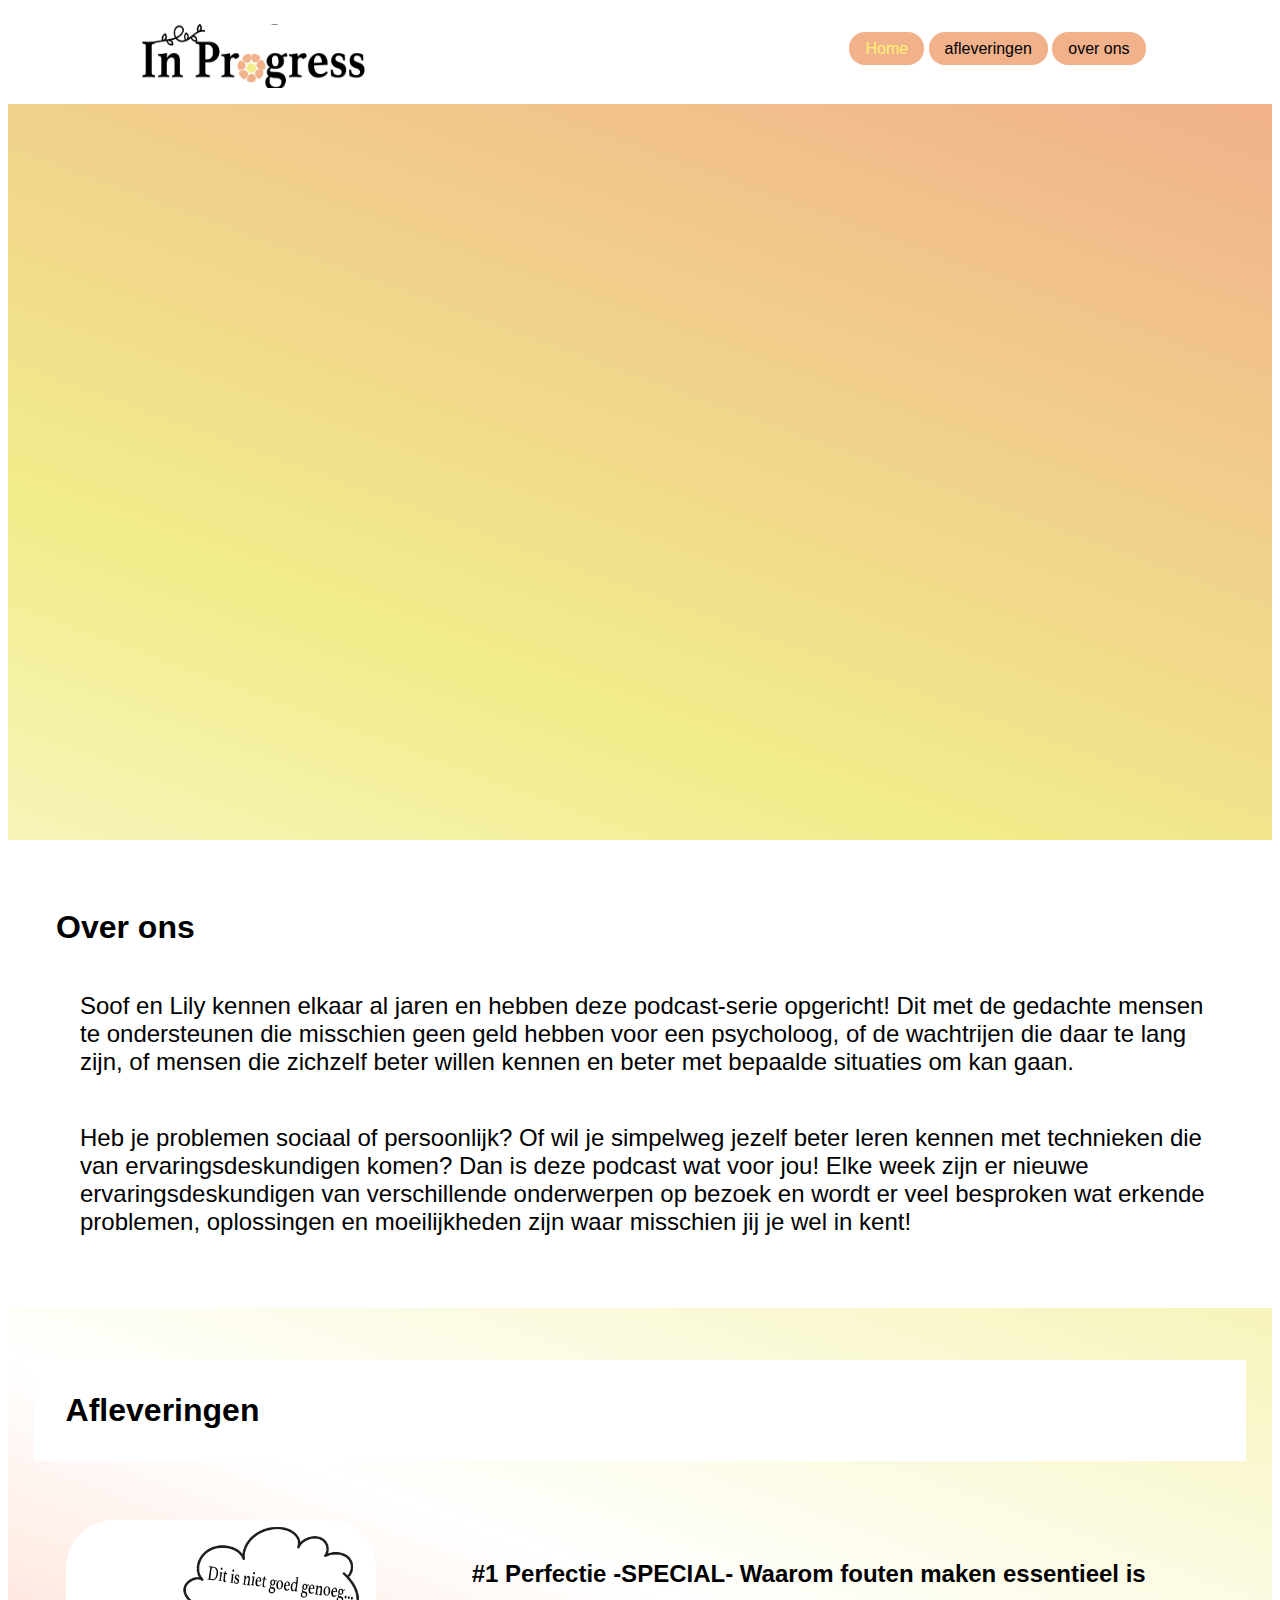
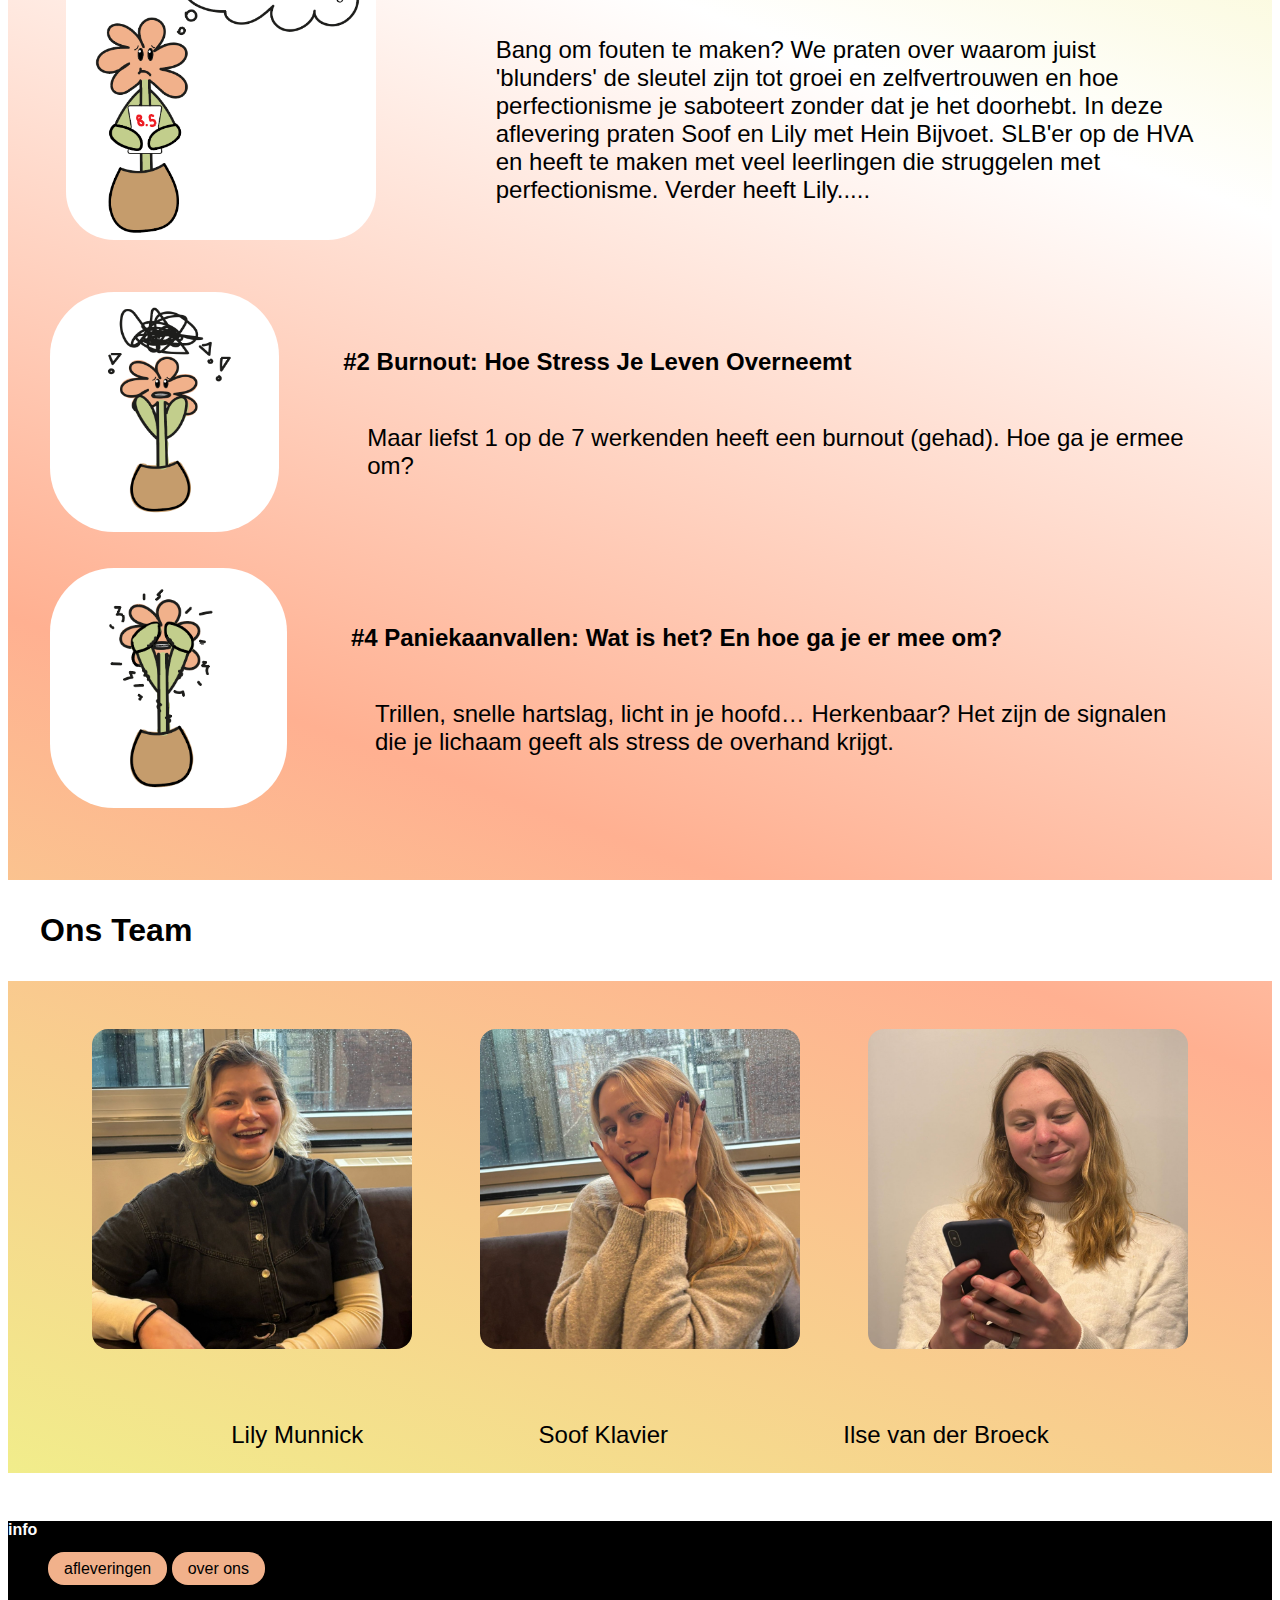
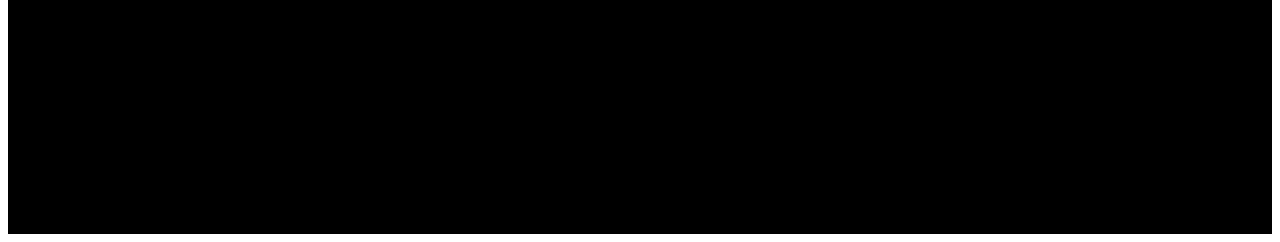
<file: index.html>
<!DOCTYPE html>
<html lang="nl">

<head>
    <title>homepagina podcast</title>
    <meta charset="UTF-8">
    <meta name="viewport" content="width=device-width, initial-scale=1.0">
    <link href="styles/style.css" rel="stylesheet">
</head>

<body id="index">
    <header>
        <img src="img/logo.png" alt="logo">
        <nav>
            <ul>
                <li><a href="index.html" class="huidige">Home</a></li>
                <li><a href="afleveringen.html">afleveringen</a></li>
                <li><a href="over_ons.html">over ons</a></li>
            </ul>
        </nav>
    </header>
    <main>
        <iframe src="https://www.youtube.com/embed/jzAeVTqwS-s?si=LzJOdNCQQMHOz4jz"
            title="YouTube trailer van onze podcast"
            allow="accelerometer; autoplay; clipboard-write; encrypted-media; gyroscope; picture-in-picture; web-share"
            referrerpolicy="strict-origin-when-cross-origin" allowfullscreen></iframe>
        <section>
            <h1>Over ons</h1>
            <p>Soof en Lily kennen elkaar al jaren en hebben deze podcast-serie opgericht! Dit met de gedachte mensen te
                ondersteunen die misschien geen geld hebben voor een psycholoog, of de wachtrijen die daar te lang zijn,
                of mensen die zichzelf beter willen kennen en beter met bepaalde situaties om kan gaan. </p>
            <p>Heb je problemen sociaal of persoonlijk? Of wil je simpelweg jezelf beter leren kennen met technieken die
                van ervaringsdeskundigen komen? Dan is deze podcast wat voor jou!
                Elke week zijn er nieuwe ervaringsdeskundigen van verschillende onderwerpen op bezoek
                en wordt er veel besproken wat erkende problemen, oplossingen en moeilijkheden zijn waar misschien jij
                je wel in kent!</p>
        </section>
        <section>
            <h2> Afleveringen </h2>
            <article>
                <img class="perfectionismepodcast" src="img/defperfectionisme.png" alt="perfectionisme!">
                <div>
                    <h3>#1 Perfectie -SPECIAL- Waarom fouten maken essentieel is</h3>
                    <p>Bang om fouten te maken? We praten over waarom juist 'blunders' de sleutel zijn tot groei en
                        zelfvertrouwen en hoe perfectionisme je saboteert zonder dat je het doorhebt.
                        In deze aflevering praten Soof en Lily met Hein Bijvoet. SLB'er op de HVA en heeft te maken met
                        veel
                        leerlingen die struggelen met perfectionisme. Verder heeft Lily.....</p>
                </div>
            </article>
            <article>
                <img src="img/defburnout.png" alt="burnout">
                <div>
                    <h3>#2 Burnout: Hoe Stress Je Leven Overneemt</h3>
                    <p>Maar liefst 1 op de 7 werkenden heeft een burnout (gehad). Hoe ga je ermee om?</p>
                </div>
            </article>
            <article>
                <img src="img/defpaniekaanvallen.png" alt="paniekaanvallen">
                <div>
                    <h3>#4 Paniekaanvallen: Wat is het? En hoe ga je er mee om?</h3>
                    <p>Trillen, snelle hartslag, licht in je hoofd… Herkenbaar? Het zijn de signalen die je lichaam
                        geeft
                        als stress de overhand krijgt.</p>
                </div>
            </article>
        </section>
        <h2>Ons Team</h2>
        <div>
            <img src="img/stiene.png" alt="lily munnick">
            <img src="img/annabel.png" alt="soof klavier">
            <img src="img/milou.png" alt="Ilse van der broeck">
        </div>
        <div>
            <p>Lily Munnick</p>
            <p>Soof Klavier</p>
            <p>Ilse van der Broeck</p>
        </div>
    </main>
    <footer>
        <h4>info</h4>
        <ul>
            <li><a href="afleveringen.html">afleveringen</a></li>
            <li><a href="over_ons.html">over ons</a></li>
        </ul>
    </footer>
</body>

</html>
</file>
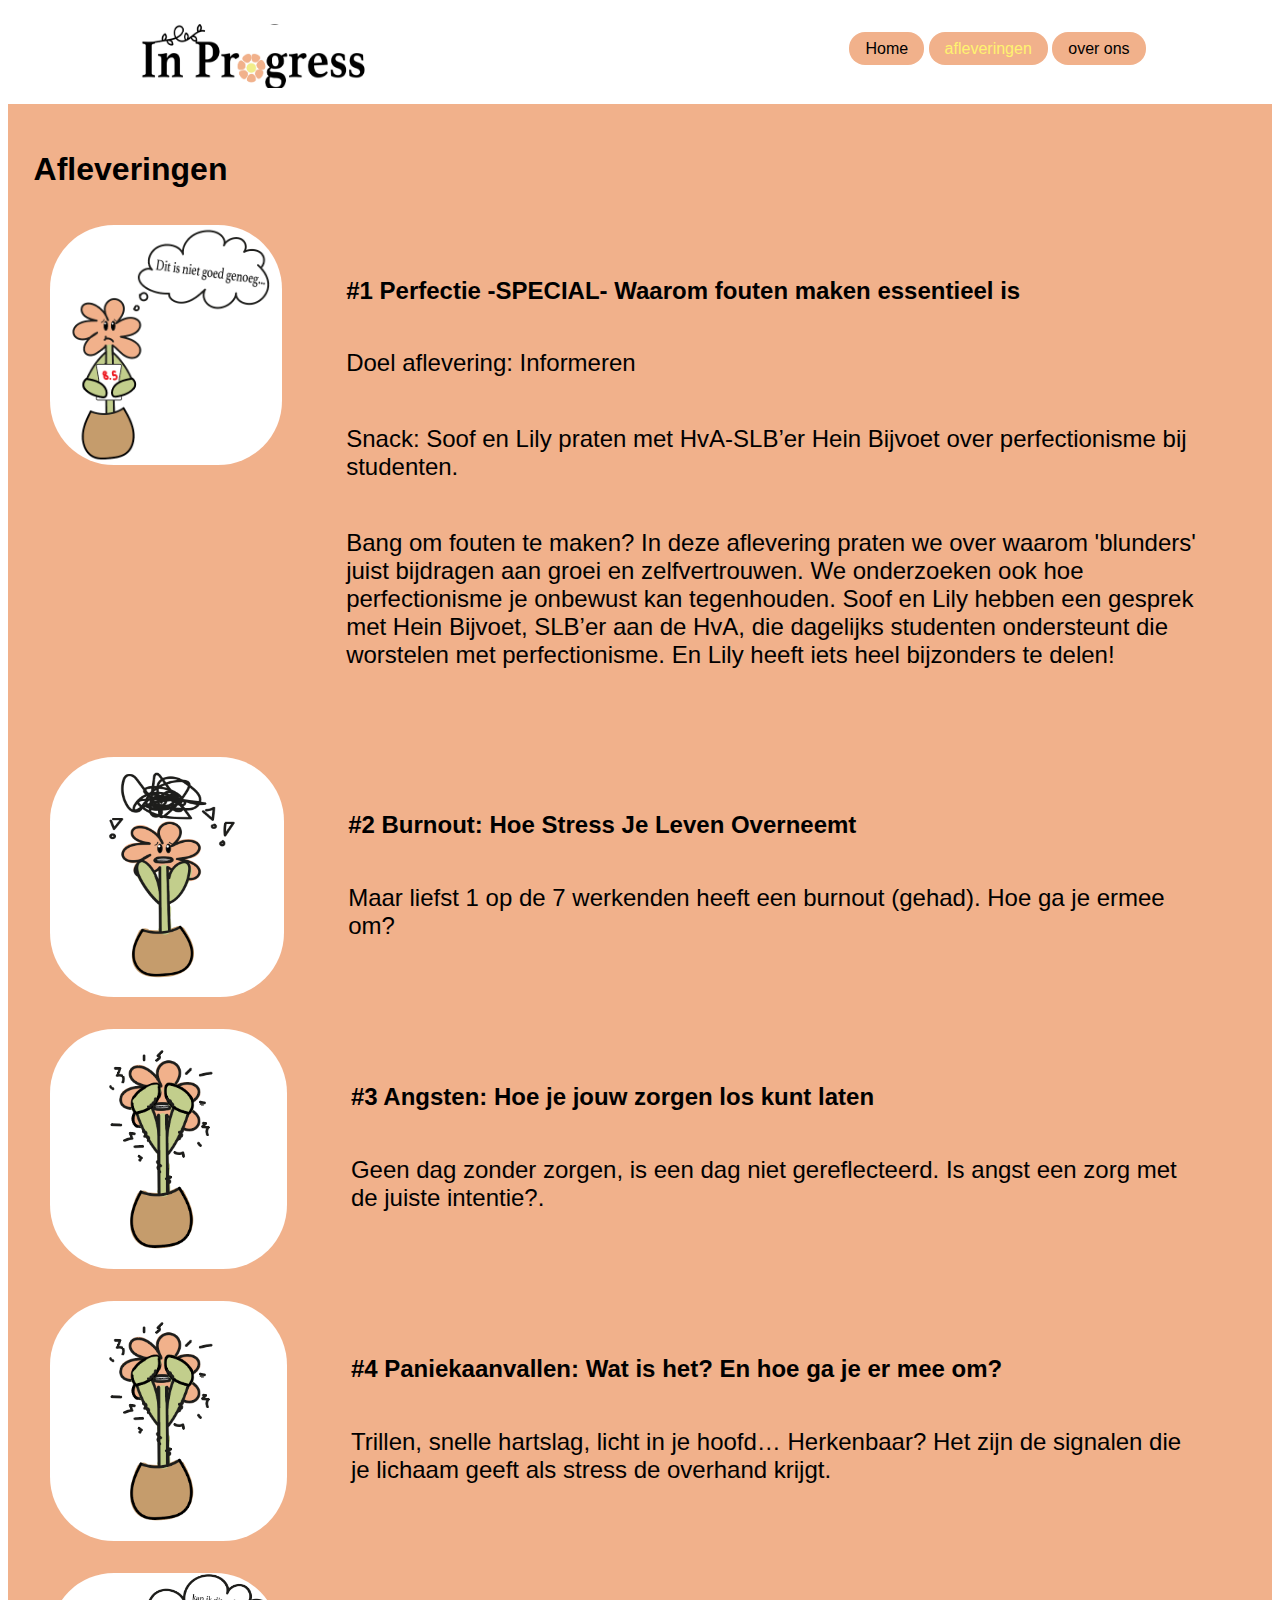
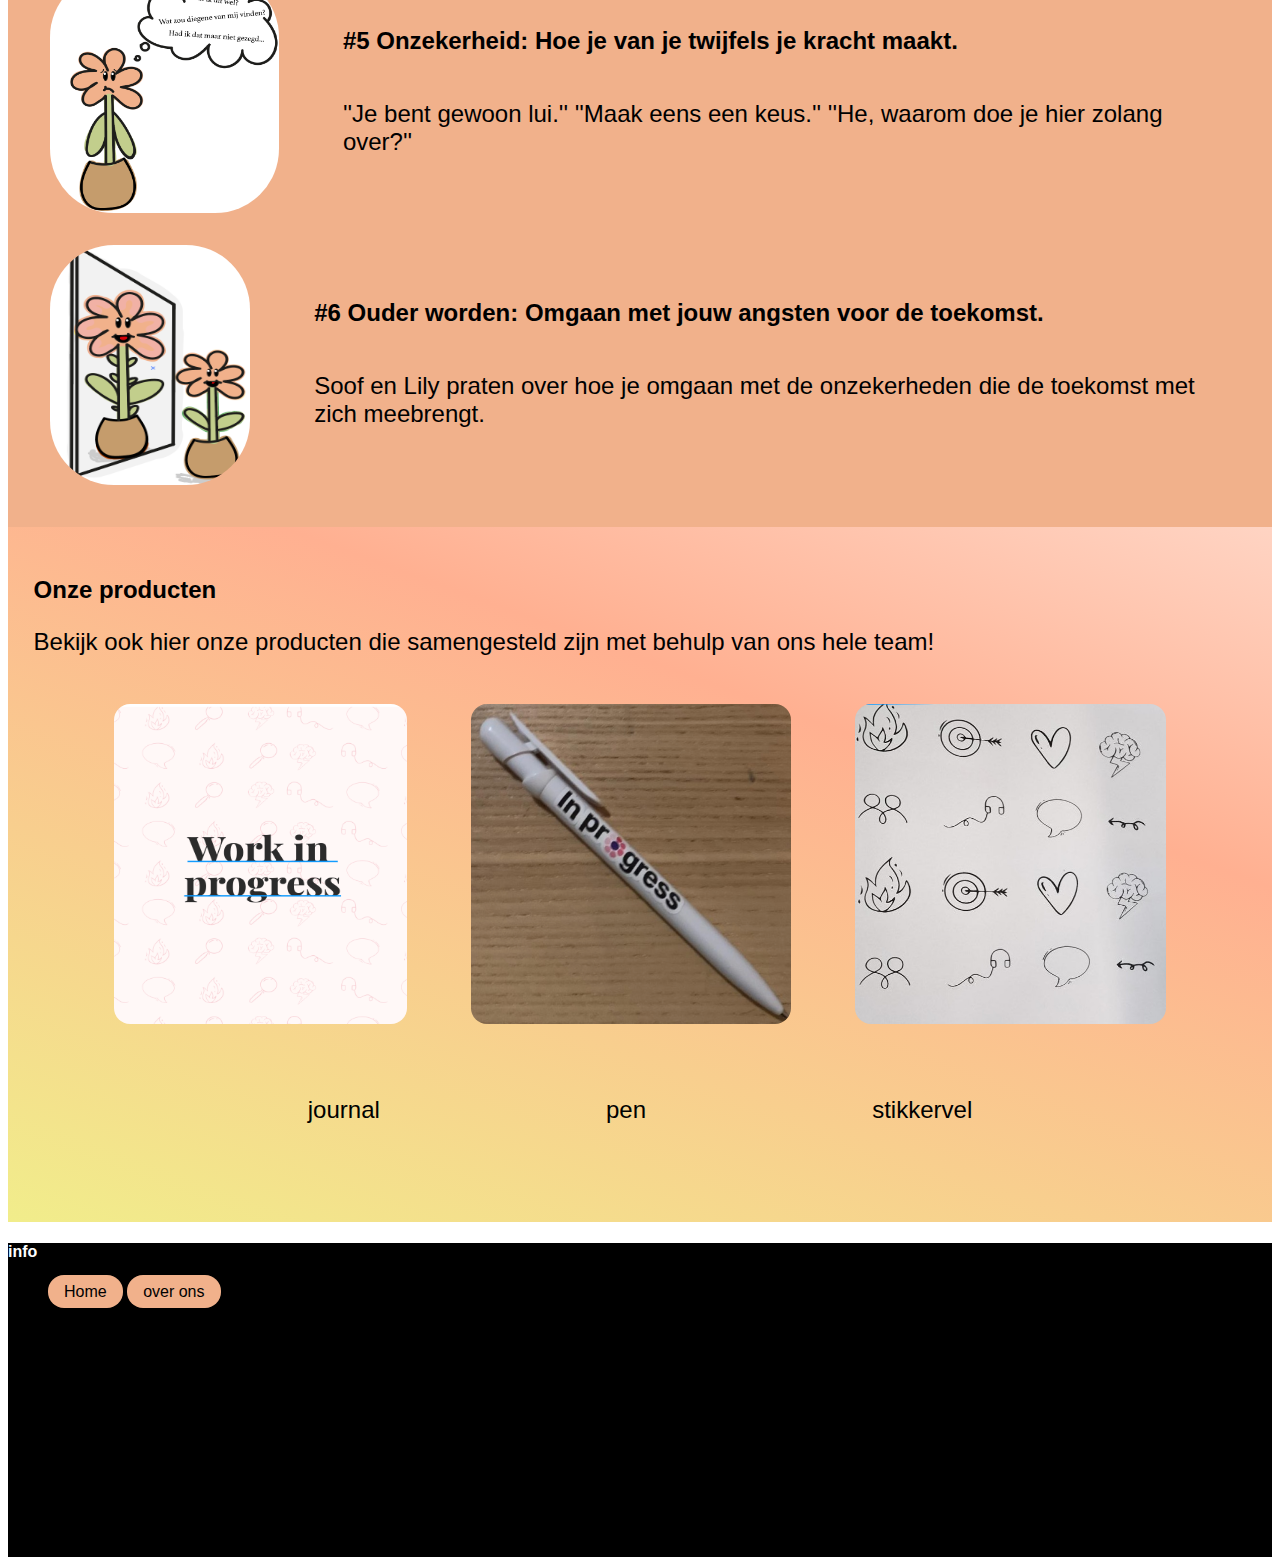
<file: afleveringen.html>
<!DOCTYPE html>
<html lang="nl">

<head>
    <meta charset="UTF-8">
    <meta name="viewport" content="width=device-width, initial-scale=1.0">
    <title>afleveringen</title>
    <link href="styles/style.css" rel="stylesheet">
</head>

<body id="afleveringen">
    <header>
        <img src="img/logo.png" alt="logo">
        <nav>
            <ul>
                <li><a href="index.html">Home</a></li>
                <li><a href="afleveringen.html" class="huidige">afleveringen</a></li>
                <li><a href="over_ons.html">over ons</a></li>
            </ul>
        </nav>
    </header>
    <main>
        <section class="afleveringen_eerste_deel">
            <h1> Afleveringen </h1>
            <article>
                <img src="img/defperfectionisme.png" alt="perfectionisme!">
                <div>
                    <h2>#1 Perfectie -SPECIAL- Waarom fouten maken essentieel is</h2>
                    <p>Doel aflevering: Informeren</p>
                    <p>Snack: Soof en Lily praten met HvA-SLB’er Hein Bijvoet over perfectionisme bij studenten. </p>
                    <p>Bang om fouten te maken? In deze aflevering praten we over waarom 'blunders' juist bijdragen
                        aan groei en zelfvertrouwen. We onderzoeken ook hoe perfectionisme je onbewust kan tegenhouden.
                        Soof
                        en Lily hebben een gesprek met Hein Bijvoet, SLB’er aan de HvA, die dagelijks studenten
                        ondersteunt
                        die worstelen met perfectionisme.
                        En Lily heeft iets heel bijzonders te delen!</p>
                </div>
            </article>
            <article>
                <img src="img/defburnout.png" alt="burnout">
                <div>
                <h2>#2 Burnout: Hoe Stress Je Leven Overneemt</h2>
                <p>Maar liefst 1 op de 7 werkenden heeft een burnout (gehad). Hoe ga je ermee om?</p>
                </div>
            </article>
            <article>
                <img src="img/defpaniekaanvallen.png" alt="paniekaanvallen!">
                <div>
                <h2>#3 Angsten: Hoe je jouw zorgen los kunt laten</h2>
                <p>Geen dag zonder zorgen, is een dag niet gereflecteerd. Is angst een zorg met de juiste intentie?.</p>
                </div>
            </article>
            <article>
                <img src="img/defpaniekaanvallen.png" alt="paniekaanvallen!">
                <div>
                <h2>#4 Paniekaanvallen: Wat is het? En hoe ga je er mee om?</h2>
                <p>Trillen, snelle hartslag, licht in je hoofd… Herkenbaar? Het zijn de signalen die je lichaam geeft
                    als stress de overhand krijgt.</p>
                    </div>
            </article>

            <article>
                <img src="img/defonzekerheid.png" alt="onzekerheid!">
                <div>
                <h2>#5 Onzekerheid: Hoe je van je twijfels je kracht maakt.</h2>
                <p>''Je bent gewoon lui.'' ''Maak eens een keus.'' ''He, waarom doe je hier zolang over?''</p>
                </div>
            </article>
            <article>
                <img src="img/defouderworden.png" alt="ouderwworden">
                <div>
                <h2>#6 Ouder worden: Omgaan met jouw angsten voor de toekomst.</h2>
                <p>Soof en Lily praten over hoe je omgaan met de onzekerheden die de toekomst met zich meebrengt.</p>
                </div>
            </article>
        </section>
        <section>
            <h3>Onze producten</h3>
            <p>Bekijk ook hier onze producten die samengesteld zijn met behulp van ons hele team!</p>
            <div>
                <img src="img/journal.png" alt="journal">
                <img src="img/pen.png" alt="pen">
                <img src="img/stikkervel.png" alt="stikkervel">
            </div>
            <div>
                <p>journal</p>
                <p>pen</p>
                <p>stikkervel</p>
            </div>
        </section>
    </main>
    <footer>
        <h4>info</h4>
        <ul>
            <li><a href="index.html">Home</a></li>
            <li><a href="over_ons.html">over ons</a></li>
        </ul>
    </footer>
</body>

</html>
</file>
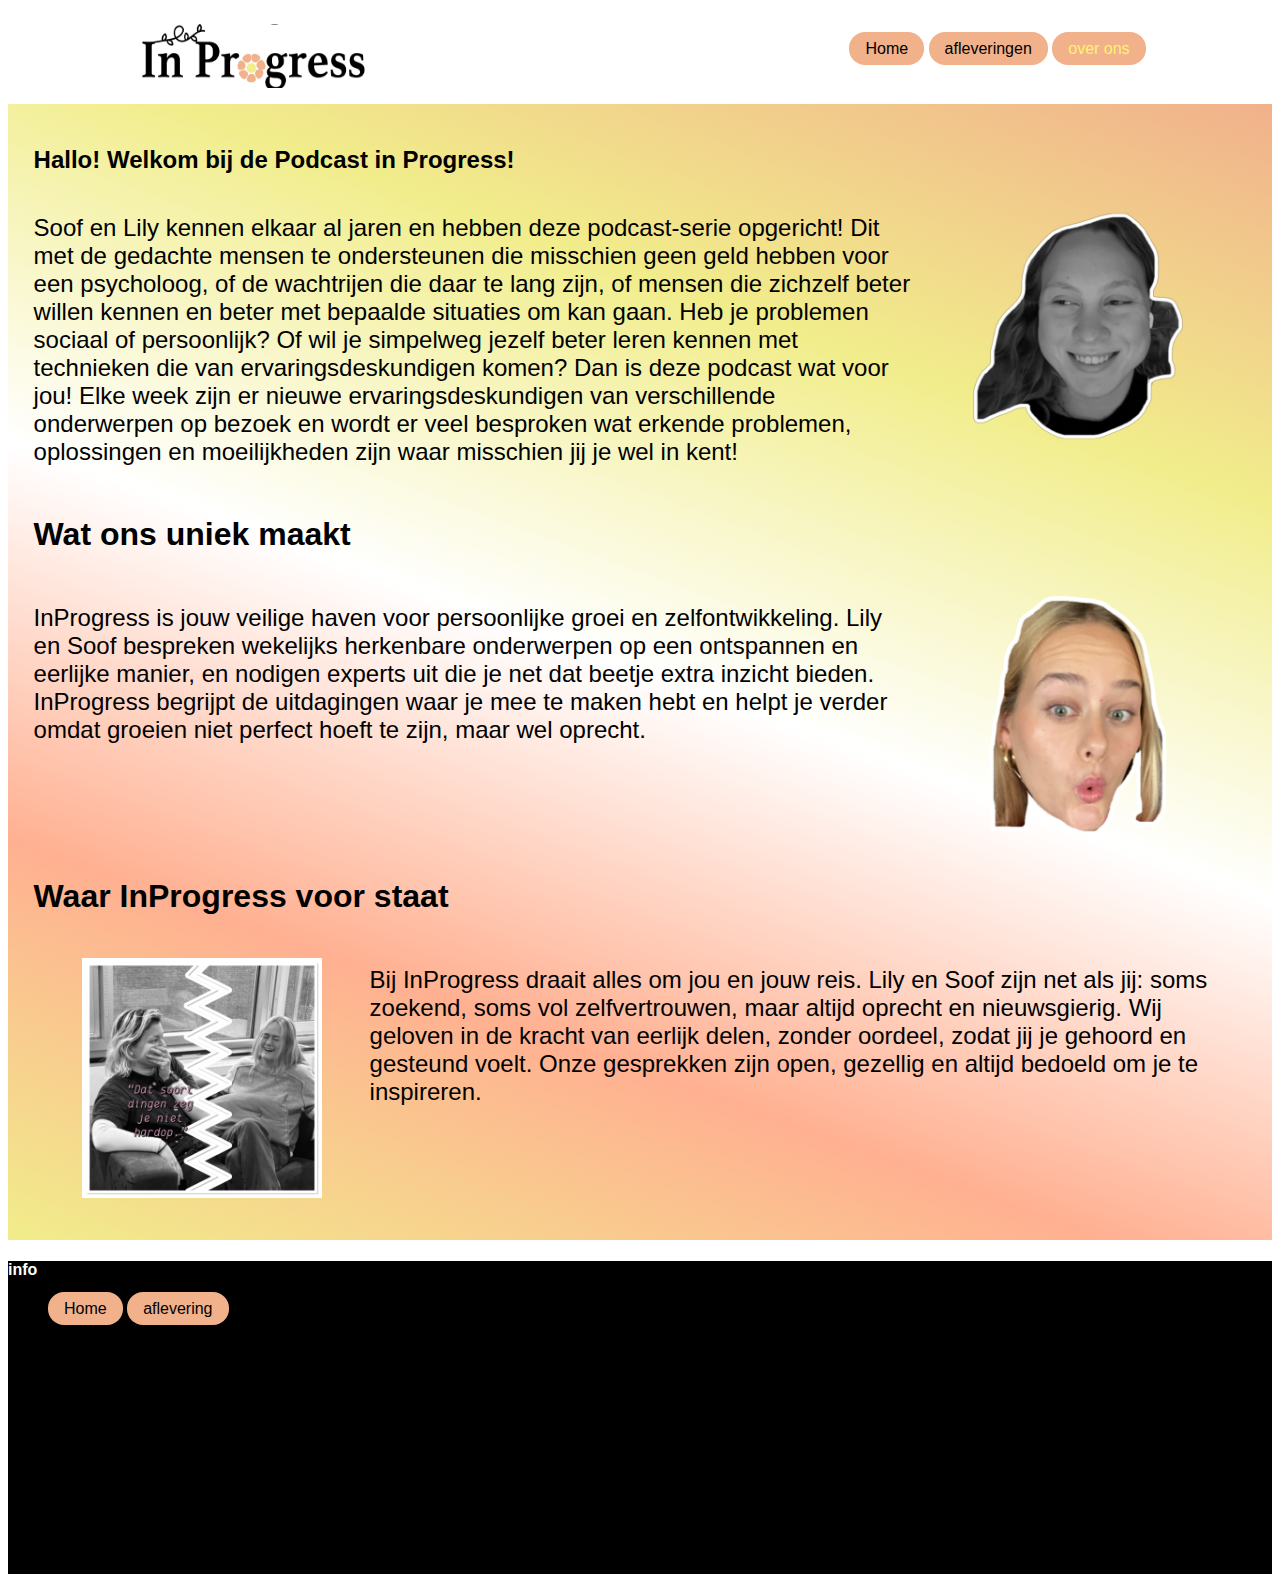
<file: over_ons.html>
<!DOCTYPE html>
<html lang="nl">

<head>
    <title>informatie Over Ons</title>
    <meta charset="UTF-8">
    <meta name="viewport" content="width=device-width, initial-scale=1.0">
    <link rel="stylesheet" href="styles/style.css">
</head>

<body id="over_ons">
    <header>
        <img src="img/logo.png" alt="logo">
        <nav>
            <ul>
                <li><a href="index.html">Home</a></li>
                <li><a href="afleveringen.html">afleveringen</a></li>
                <li><a href="over_ons.html" class="huidige">over ons</a></li>
            </ul>
        </nav>
    </header>
    <main>
        <section class="over_ons_info">
            <h1>Hallo! Welkom bij de Podcast in Progress! </h1>
            <article>
                <div class="stikkerrechts">
                    <p> Soof en Lily kennen elkaar al jaren en hebben deze podcast-serie opgericht! Dit met de gedachte
                        mensen te
                        ondersteunen die misschien geen geld hebben voor een psycholoog, of de wachtrijen die daar te
                        lang
                        zijn, of
                        mensen die zichzelf beter willen kennen en beter met bepaalde situaties om kan gaan. Heb je
                        problemen sociaal of
                        persoonlijk? Of wil je simpelweg jezelf beter leren kennen met technieken die van
                        ervaringsdeskundigen komen?
                        Dan is deze podcast wat voor jou!
                        Elke week zijn er nieuwe ervaringsdeskundigen van verschillende onderwerpen op bezoek
                        en wordt er veel besproken wat erkende problemen, oplossingen en moeilijkheden zijn waar
                        misschien
                        jij je wel in
                        kent!</p>
                    <img src="img/stikkermilou.png" alt="stikkermilou">
                </div>
            </article>
            <article>
                <h2>Wat ons uniek maakt</h2>
                <div class="stikkerrechts">
                    <p> InProgress is jouw veilige haven voor persoonlijke groei en zelfontwikkeling. Lily en Soof
                        bespreken
                        wekelijks
                        herkenbare onderwerpen op een ontspannen en eerlijke manier, en nodigen experts uit die je net
                        dat
                        beetje extra
                        inzicht bieden. InProgress begrijpt de uitdagingen waar je mee te maken hebt en helpt je verder
                        omdat groeien
                        niet perfect hoeft te zijn, maar wel oprecht.</p>
                    <img src=img/annabelstikker.png alt="stikker_annabel">
                </div>
            </article>
            <article>
                <h2>Waar InProgress voor staat</h2>
                <div>
                    <img src=img/stieneenannabel.png alt="stikker_annabelenstiene">
                    <p>Bij InProgress draait alles om jou en jouw reis. Lily en Soof zijn net als jij: soms zoekend,
                        soms
                        vol
                        zelfvertrouwen, maar altijd oprecht en nieuwsgierig. Wij geloven in de kracht van eerlijk delen,
                        zonder oordeel,
                        zodat jij je gehoord en gesteund voelt. Onze gesprekken zijn open, gezellig en altijd bedoeld om
                        je
                        te
                        inspireren.
                    </p>
                </div>
            </article>
        </section>
    </main>
    <footer>
        <h4>info</h4>
        <ul>
            <li><a href="index.html">Home</a></li>
            <li><a href="afleveringen.html">aflevering</a></li>
        </ul>
    </footer>
</body>

</html>
</file>
<file: styles/style.css>
/* menubalk (header) */

header {
    display: flex;
    justify-content: space-between;
    padding: 1em 10%;
}

header img {
    width: 15em;
    height: 4em;
}

header li, a {
    text-decoration: none;
    color: black;
}

nav ul {
    list-style: none;
    font-family: sans-serif;
    text-decoration: none;
}

ul li {
    display: inline-block;
}

ul li a {
    padding: 0.5em 1em;
    background-color: #F1B18B;
    border-radius: 1em;
    transition: all 0.3s ease 0s;
}

ul li a:hover {
    color: #ffffff;
}

.huidige {
    color:rgb(255, 243, 112);
}

/* Body, main, section, p, h2, h3, h4 */

body {
    font-family: Arial, Helvetica, sans-serif;
}

main {
    align-items: center;
    height: 100%;
    background: linear-gradient(20deg, #F1ED8B, #FFB091, #FFFFFF,#F1ED8B, #F1B18B);
    
}

p {
    font-size: x-large;
}

footer a:focus {
    text-decoration: underline;
}

section {
    padding: 2vw;
}

#over_ons h1, h2, h3 {
    font-size: x-large;
}

#index h1, h2, h3 {
    font-size: xx-large;
}

#afleveringen h1 {
    font-size: xx-large;
}

#afleveringen h2, h3 {
    font-size: x-large;
}

/* Main (homepagina) */

iframe {
    display: block;
    margin-left: auto;
    margin-right: auto;
    align-items: center;
    width: 100em;
    height: 40em;
    padding: 3em;
    border: 0;
}
  
/* Main (homepagina) "Over ons" section */

#index section:first-of-type {
    background-color: #FFFFFF;
    display: flex;
    flex-direction: column;
}

#index section p {
    padding-left: 1em ;
}

/* Main (homepagina) "Afleveringen" section */

#index section:nth-child(2) {
    padding: 3em;
    display: flex;
}

#index section {
    display: flex;
    flex-direction: column;
}

#index article {
    display: flex;
}

#index article div {
    display: flex;
    flex-direction: column;
}


.perfectionismepodcast {
    width: 20em;
    height: 20em;
    padding: 2em;
    margin-right: 1em;
}

article img {
    display: flex;
    width: 15em;
    height: 15em;
    border-radius: 5em;
    padding: 1em;
}

/* Main (homepagina) achtergrond titel "ons team" */

#index main h2 {
    background-color: #FFFFFF;
    padding: 1em;
}

/* Main (homepagina) "ons team" plaatjes en namen */

div {
    display: flex;
    flex-direction: row;
    justify-content: space-evenly;
    margin: 3em;
}

div img {
    width: 20em;
    height: 20em;
    margin-inline: 2em;
    border-radius: 1em;
}


/* Main (afleveringenpagina) afleveringen */

#afleveringen section:first-of-type {
    display: flex;
    background-color: #F1B18B;
    flex-direction: column;
}

#afleveringen article {
    display: flex;
}

#afleveringen article div {
    display: flex;
    flex-direction: column;
}

/* Main (over ons pagina) eerste alinea's met foto transition */

.over_ons_info {
    margin: auto;
}

.over_ons_info img {
    width: 15em;
    height: 15em;
    
}

#over_ons div {
    display: flex;
    margin: auto;
}

  
.over_ons_info img:hover {
    transform: rotate(360deg);
    transition: 2s;
  }


/* Footer */

footer {
    background-color: black;
    color: #FFFFFF;
    padding-bottom: 15em;

}

.producten img {
    width: 20em;
    height: 20em;
    display: flex;
    flex-direction: row;
    margin-left: auto;
    margin-right: auto;
}
</file>
